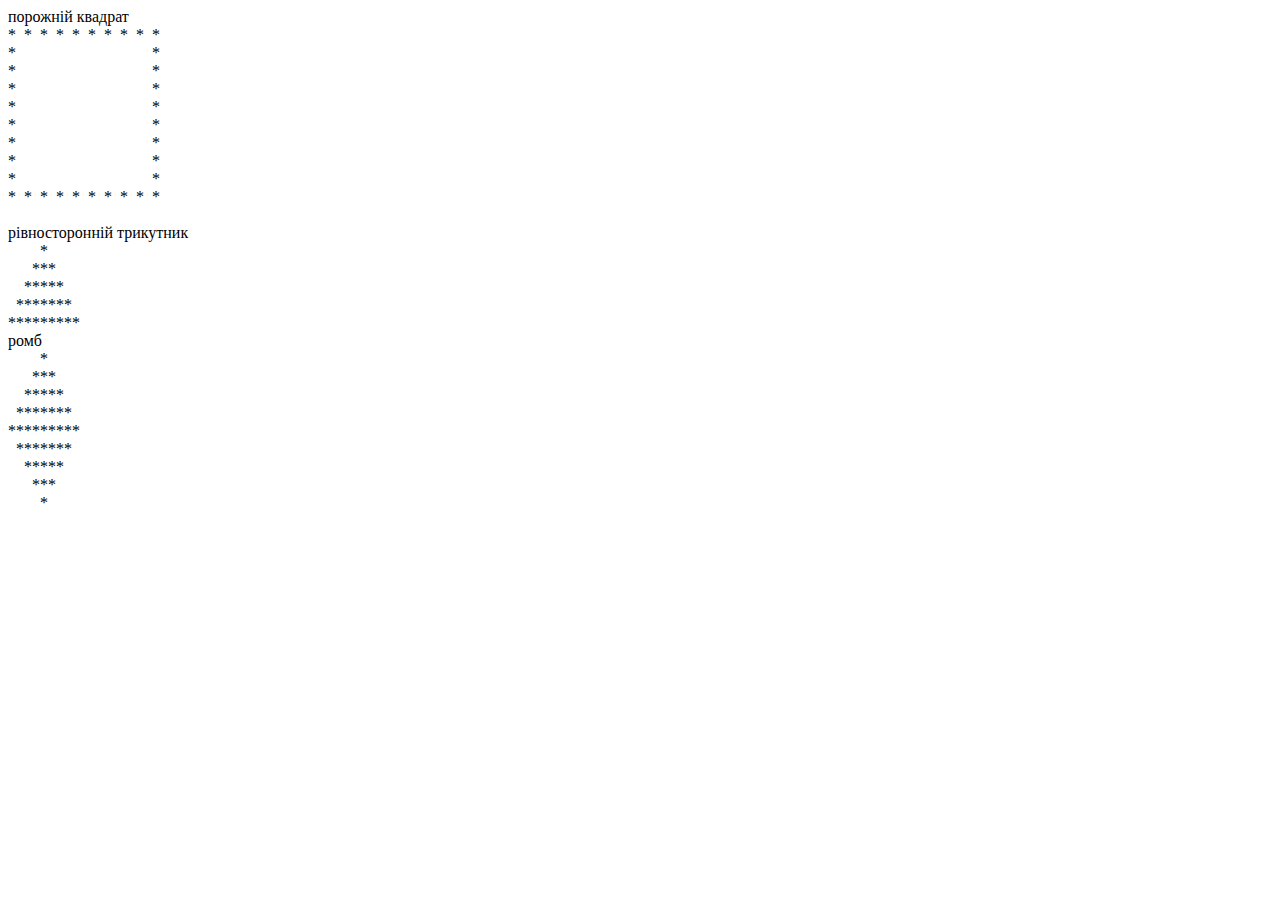
<file: index.html>
<!DOCTYPE html>
<html lang="en">
<head>
    <meta charset="UTF-8">
    <meta name="viewport" content="width=device-width, initial-scale=1.0">
    <title>Geometric shapes</title>
</head>
<body>
    <script>
        document.write("порожній квадрат<br>")
        for(var a = 0; a < 10; a++){
            if(a == 0 || a == 9){
                for(var b = 0; b < 10; b++){
                    document.write("* &nbsp");       
                }
            }
            else{
                document.write("* &nbsp"); 
                for(var c = 0; c < 8; c++){
                    document.write(" &nbsp &nbsp");
                }
                document.write("* &nbsp");
            }
            document.write("<br>");
        }
        document.write("<br>рівносторонній трикутник<br>")
        for (var f = 1; f <= 5; f++) {
            for (var s = 1; s <= 5 - f; s++) {
            document.write("&nbsp;&nbsp;");
            }
            for (var r = 1; r <= 2 * f - 1; r++) {
                document.write("*");
            }
        document.write("<br>");
        }
        document.write("ромб<br>")
        for (var h = 1; h <= 5; h++) {
        for (var s = 1; s <= 5 - h; s++) {
            document.write("&nbsp;&nbsp;");
        }

        for (var r = 1; r <= 2 * h - 1; r++) {
            document.write("*");
        }

        document.write("<br>");
        }
        for (var j = 4; j >= 1; j--) {
            for (var s = 1; s <= 5 - j; s++) {
                document.write("&nbsp;&nbsp;");
            }

            for (var r = 1; r <= 2 * j - 1; r++) {
                document.write("*");
            }

            document.write("<br>");
        }


    </script>

    <scr
</file>
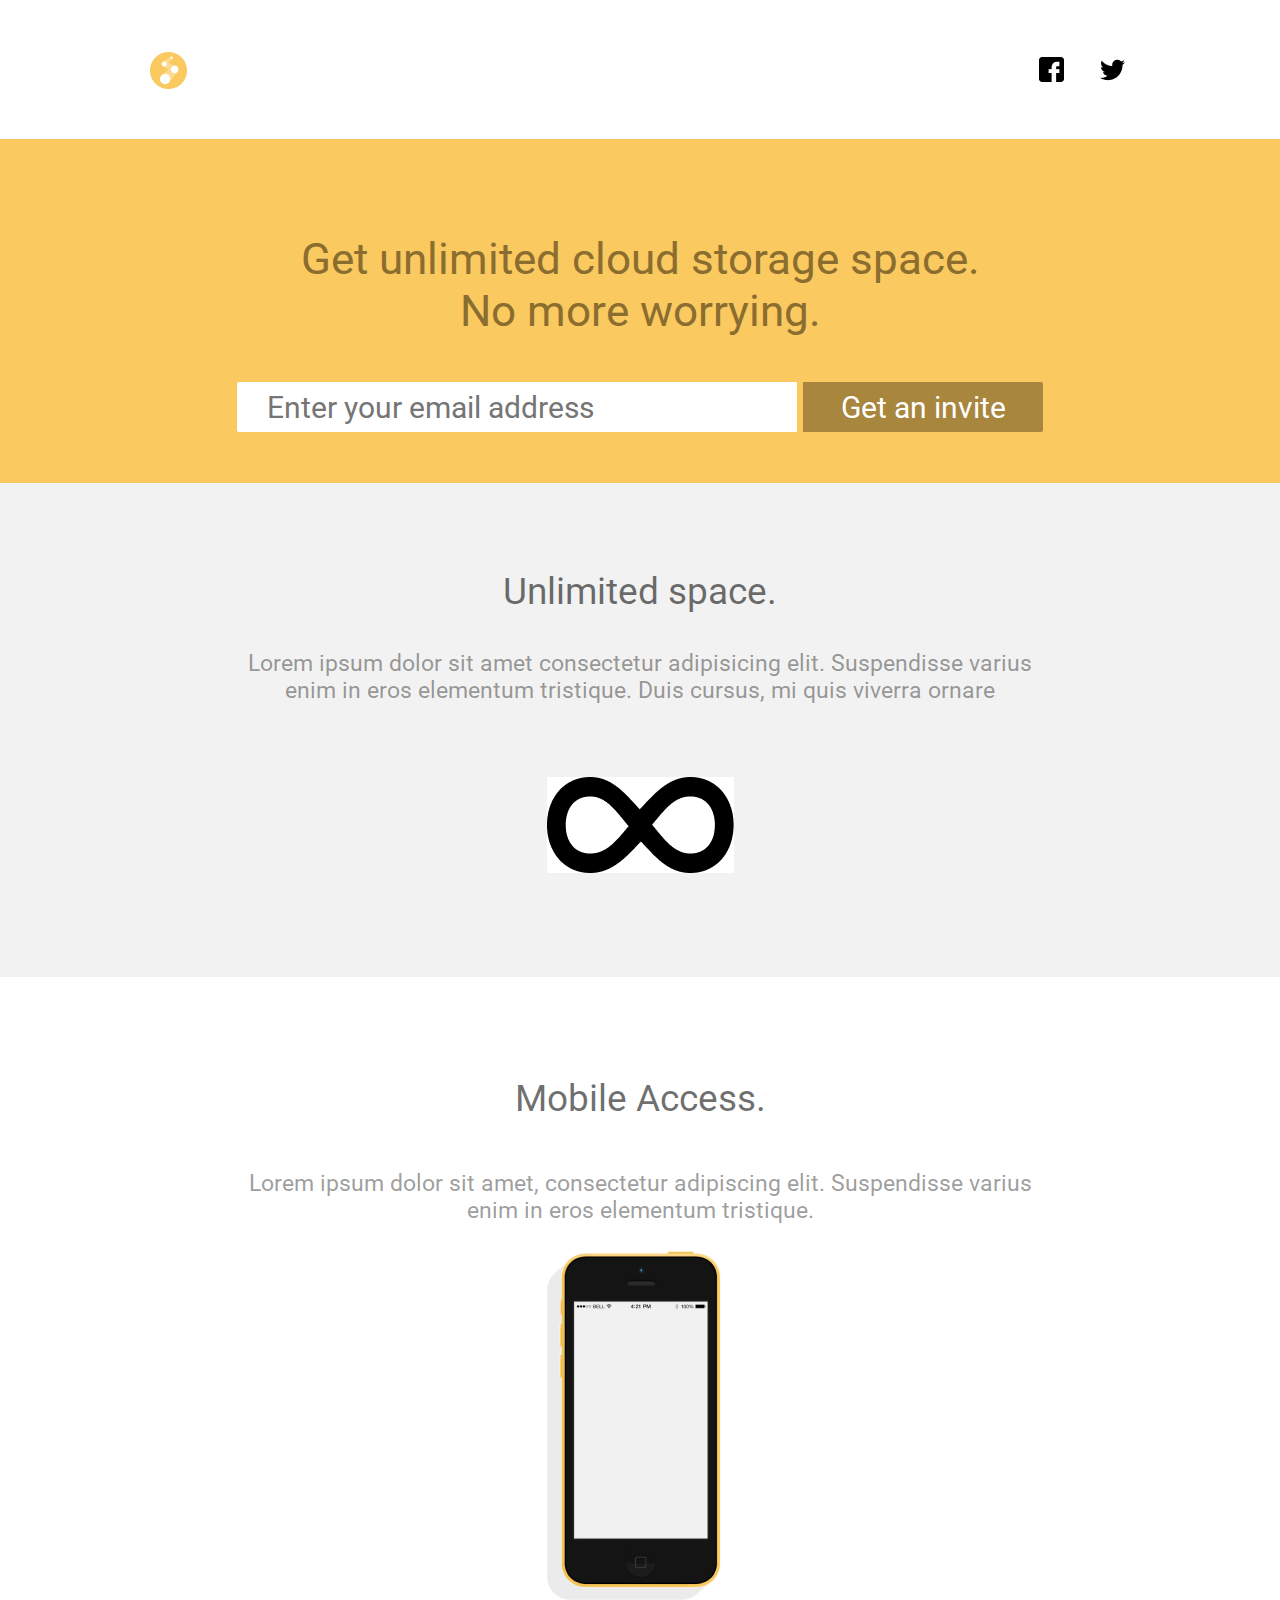
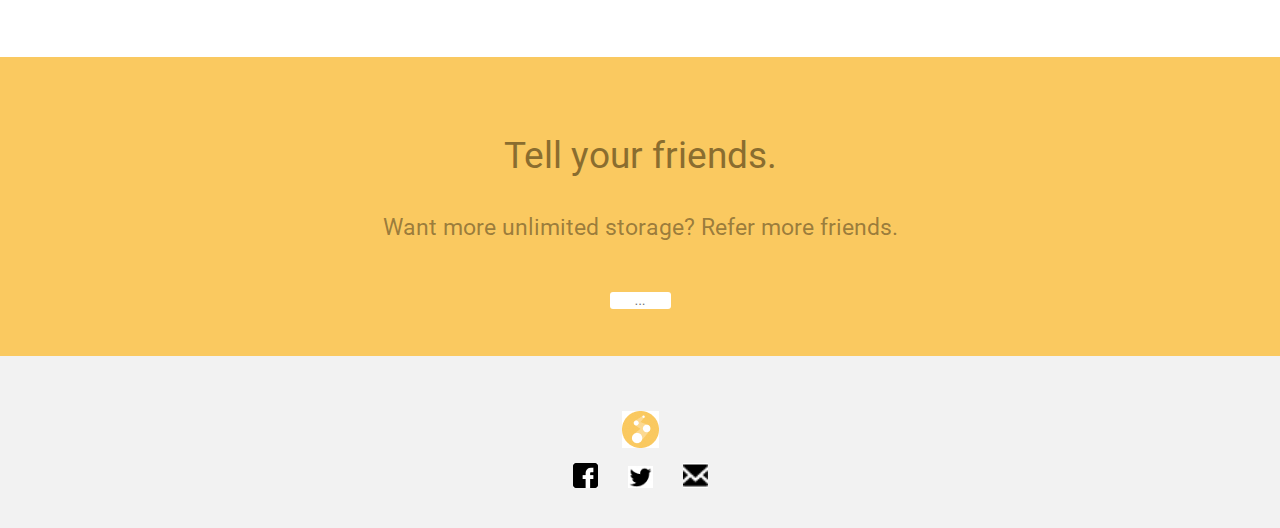
<file: 04/index.html>
<!DOCTYPE html>
<html lang="en">
<head>
    <meta charset="UTF-8">
    <meta name="viewport" content="width=device-width, initial-scale=1.0">
    <title>Document</title>
    <link rel="stylesheet" href="style.css">
    <link rel="preconnect" href="https://fonts.googleapis.com">
<link rel="preconnect" href="https://fonts.gstatic.com" crossorigin>
<link href="https://fonts.googleapis.com/css2?family=Roboto:wght@300&display=swap" rel="stylesheet">
</head>
<body>
        <header class="header1">
            <div class="logo">
                <img src="img/Logo.jpg" alt="Logo">
            </div> 
            <div class="header">
                <a href="#">
                    <img src="img/facebook.jpg" alt="facebook">
                </a>
                <a href="#">
                    <img src="img/twitter.jpg" alt="twitter">
                </a>
            </div>
        </header>
        <section class="info1">
            <div class="text">
                <p>Get unlimited cloud storage space.<br>
                No more worrying.
                </p>
             </div>
            <div class="mail">
                <form action="">
                    <input type="mail" placeholder="Enter your email address">
                    <button>
                    Get an invite
                    </button>
                </form>
            </div>
        </section>
        <section class="info2">
            <p class="text1">Unlimited space.</p>
            <p class="text2">
                Lorem ipsum dolor sit amet consectetur adipisicing elit.
                Suspendisse varius<br> enim in eros elementum tristique. Duis cursus, mi quis viverra ornare
            </p>
            <img src="img/infinity.jpg" alt="infinity1" class="infinity">
        </section>

        <section class="info3">
            <p class="text3">Mobile Access.</p>
            <p class="text4">
                Lorem ipsum dolor sit amet, consectetur adipiscing elit. Suspendisse varius<br> enim in eros elementum tristique.
            </p>
            <img src="img/phone.jpg" alt="phone1" class="phone">
        </section>
        <section class="info4">
            <p class="text5">Tell your friends.</p>
            <p class="text6">Want more unlimited storage? Refer more friends.</p>
            <div class="text">
                <form action="">
                    <input type="text" placeholder="...">
                </form>
            </div>
            
        </section>
        <footer>
            <div class="logo2">
                <img src="img/Logo.jpg" alt="logo">
            </div>
            <div class="footer">
                <a href="#">
                    <img src="img/facebook.jpg" alt="facebook">
                </a>
                <a href="#">
                    <img src="img/twitter.jpg" alt="twitter">
                </a>
                <a href="#">
                    <img src="img/mail.jpg" alt="mail">
                </a>
            </div>
        </footer>
</body>
</html>
</file>
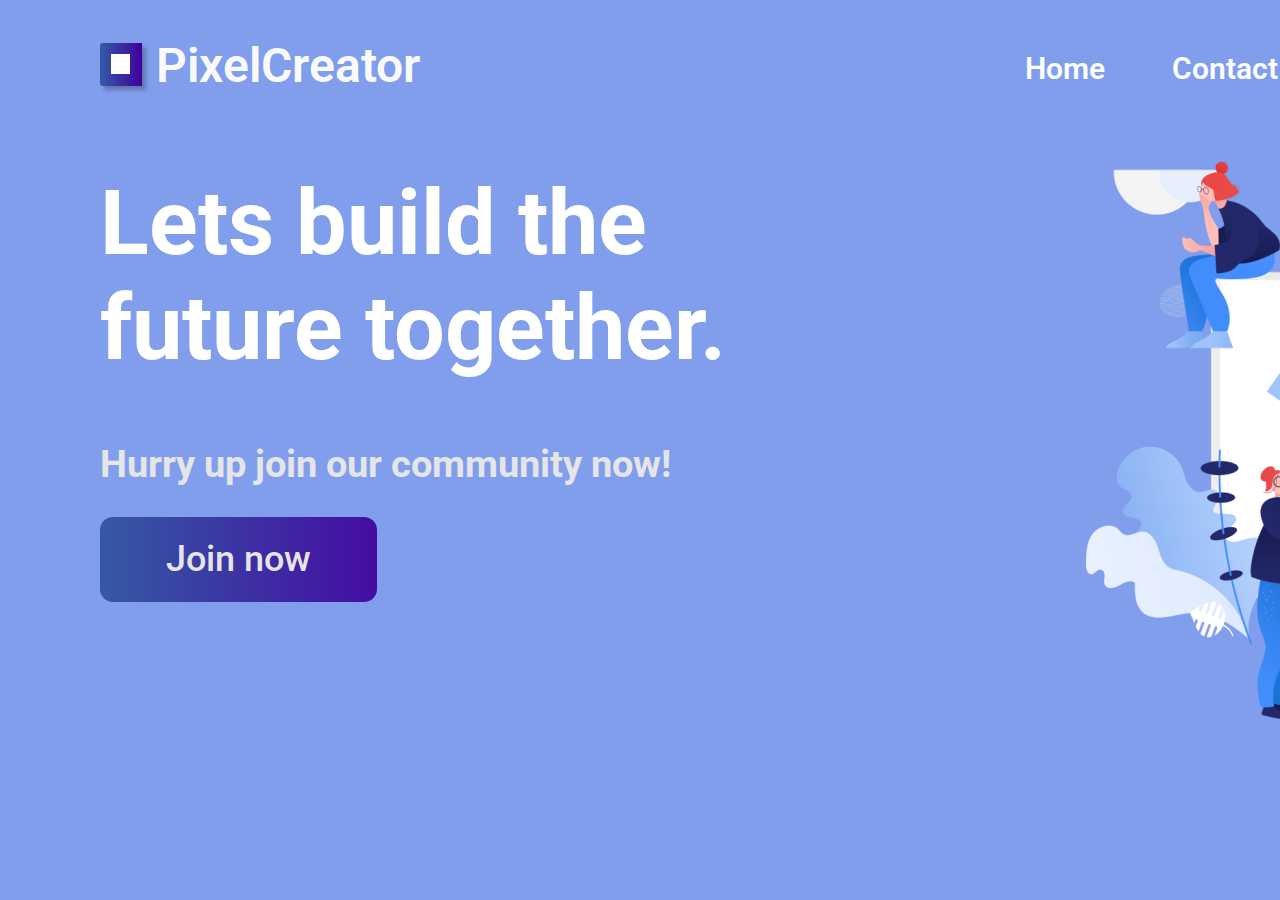
<file: 05.1/index.html>
<!DOCTYPE html>
<html lang="en">
<head>
    <meta charset="UTF-8">
    <meta name="viewport" content="width=device-width, initial-scale=1.0">
    <title>Document</title>
    <link rel="stylesheet" href="style.css">
    <link rel="preconnect" href="https://fonts.googleapis.com">
<link rel="preconnect" href="https://fonts.gstatic.com" crossorigin>
<link href="https://fonts.googleapis.com/css2?family=Roboto:wght@300&display=swap" rel="stylesheet">
</head>
<body>
    <div class="header">
        <div class="logo">
            <div class="logo1"></div>
            <div class="logo2"></div>
            <p class="text1">PixelCreator</p>
        </div>
        <div class="menu">
            <a href="#">Home</a>
            <a href="#">Contact</a>
            <a href="#">Portfolio</a>
            <a href="#">About us</a>
            <button class="button1">SIGN UP</button>
        </div>
    </div>
    <div class="img">
        <img src="img/Working process.png" alt="img1">
    </div>
    <div class="maininfo">
        <div class="text2">
            <h1 class="text3">Lets build the<br>future together.</h1> 
        </div>
        <div class="text4">
            <h2 class="text5">Hurry up join our community now!</h2>
            <button class="button2">Join now</button>
        </div>
    </div>
    
</body>
</file>
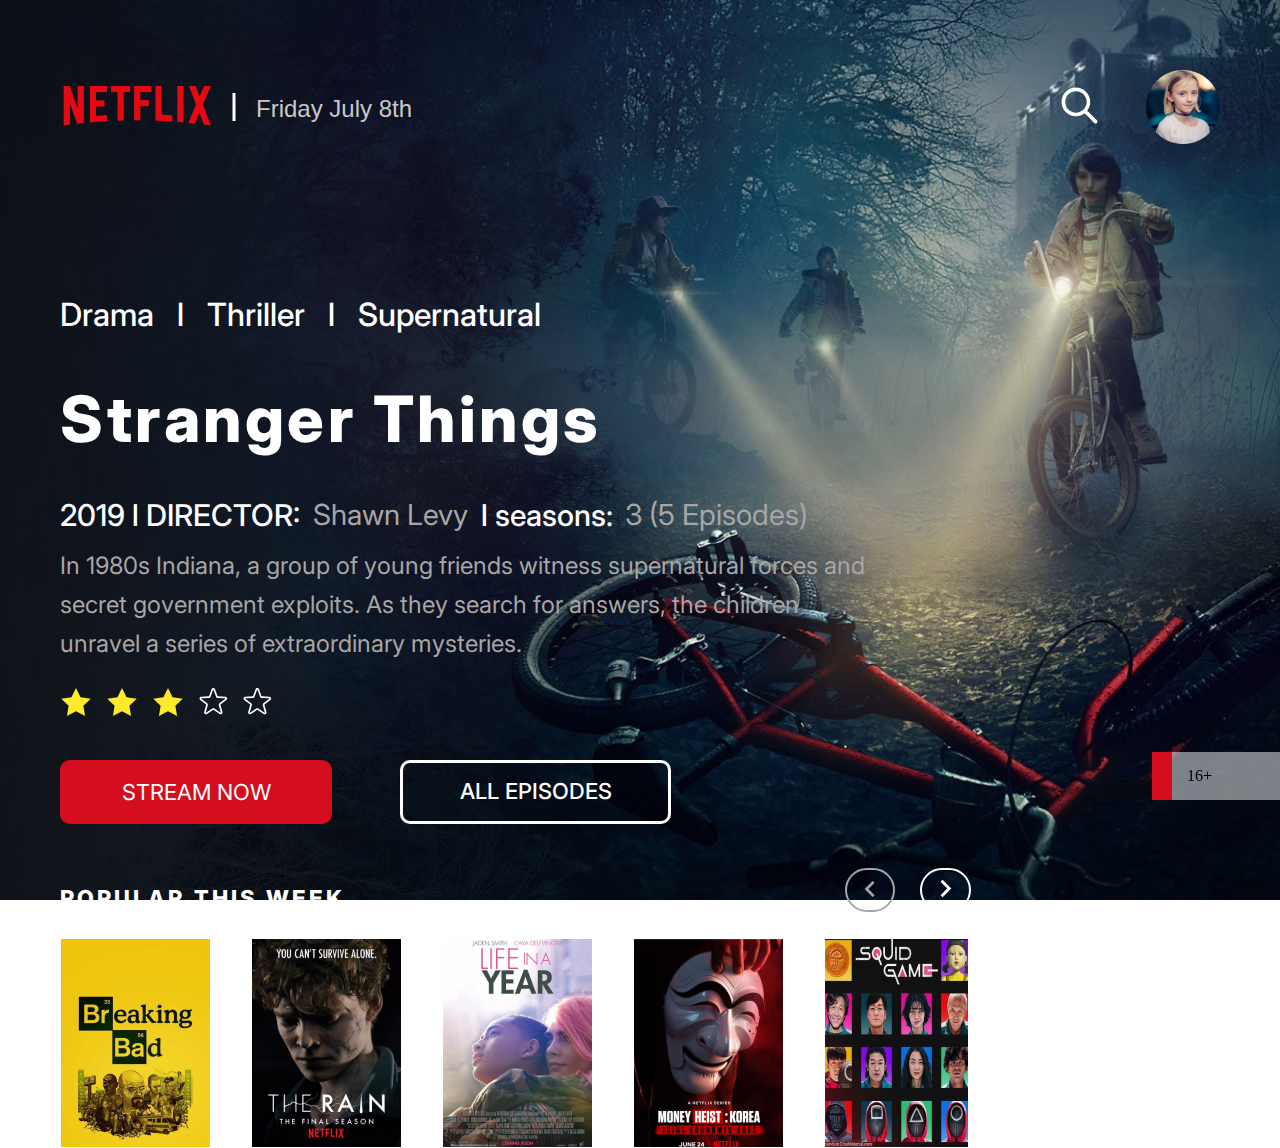
<file: netflix/index.html>
<!DOCTYPE html>
<html lang="en">
<head>
    <meta charset="UTF-8">
    <meta name="viewport" content="width=device-width, initial-scale=1.0">
    <title>Document</title>
    <link rel="stylesheet" href="style.css">
    <link rel="preconnect" href="https://fonts.googleapis.com">
<link rel="preconnect" href="https://fonts.gstatic.com" crossorigin>
<link href="https://fonts.googleapis.com/css2?family=Roboto:wght@300&display=swap" rel="stylesheet">
<link rel="preconnect" href="https://fonts.googleapis.com">
<link rel="preconnect" href="https://fonts.gstatic.com" crossorigin>
<link href="https://fonts.googleapis.com/css2?family=Inter:wght@500&display=swap" rel="stylesheet">
</head>
<body>
    <div class="page">
    <header>
            <div class="header1">
                <div class="left">
                    <div class="netflix">
                        <img src="img/netflix-logo-png-2562 1.png" alt="">
                    </div>
                    <div class="vector1">
                        <svg xmlns="http://www.w3.org/2000/svg" width="4" height="28" viewBox="0 0 4 28" fill="none">
                            <path d="M2 0V28" stroke="white" stroke-width="3"/>
                        </svg>
                    </div>
                    <div class="text1">
                        <p>Friday July 8th</p>
                    </div>
                </div>
                <div class="right">
                    <div class="search">
                        <svg xmlns="http://www.w3.org/2000/svg" width="37" height="37" viewBox="0 0 37 37" fill="none">
                            <path fill-rule="evenodd" clip-rule="evenodd" d="M26.249 23.6941L35.8881 33.3332C36.2269 33.6723 36.4172 34.132 36.417 34.6113C36.4169 35.0906 36.2263 35.5502 35.8872 35.889C35.5482 36.2278 35.0885 36.4181 34.6092 36.4179C34.1298 36.4177 33.6702 36.2272 33.3314 35.8881L23.6923 26.249C20.8107 28.4808 17.1872 29.5311 13.5588 29.1861C9.93043 28.8412 6.56972 27.1269 4.16038 24.3921C1.75104 21.6573 0.474041 18.1073 0.589176 14.4644C0.704311 10.8214 2.20293 7.35918 4.78016 4.78194C7.35739 2.20471 10.8196 0.706096 14.4626 0.590961C18.1055 0.475826 21.6555 1.75282 24.3903 4.16217C27.1252 6.57151 28.8394 9.93222 29.1844 13.5606C29.5293 17.189 28.479 20.8125 26.2472 23.6941H26.249ZM14.9167 25.6667C17.7678 25.6667 20.5021 24.5341 22.5181 22.5181C24.5341 20.5021 25.6667 17.7678 25.6667 14.9167C25.6667 12.0656 24.5341 9.3313 22.5181 7.31528C20.5021 5.29926 17.7678 4.16668 14.9167 4.16668C12.0656 4.16668 9.3313 5.29926 7.31529 7.31528C5.29927 9.3313 4.16668 12.0656 4.16668 14.9167C4.16668 17.7678 5.29927 20.5021 7.31529 22.5181C9.3313 24.5341 12.0656 25.6667 14.9167 25.6667Z" fill="white"/>
                          </svg>
                    </div>
                    <div class="profile">
                        <img src="img/Ellipse 2.png">
                    </div>
                </div>
            </div>
    </header>
    <div class="content1">
        <div class="text2">
            <p>Drama  l  Thriller  l  Supernatural</p>
        </div>
        <div class="film">
            <p>Stranger Things</p>
        </div>
        <div class="info1">
            2019 l
            DIRECTOR:<span class="color">Shawn Levy</span>l seasons: <span class="color">3 (5 Episodes)</span>
        </div>
        <div class="info2">
            In 1980s Indiana, a group of young friends witness supernatural forces 
            and<p>secret government exploits. As they search for answers, the children</p> 
            unravel a series of extraordinary mysteries.
        </div>
        <div class="stars">
            <svg xmlns="http://www.w3.org/2000/svg" width="32" height="32" viewBox="0 0 32 32" fill="none">
                <path d="M16 2L11.45 11.22L1.28003 12.69L8.64003 19.87L6.90003 30L16 25.22L25.1 30L23.36 19.87L30.72 12.7L20.55 11.22L16 2Z" fill="#FFEA2B"/>
              </svg>
              <svg xmlns="http://www.w3.org/2000/svg" width="32" height="32" viewBox="0 0 32 32" fill="none">
                <path d="M16 2L11.45 11.22L1.28003 12.69L8.64003 19.87L6.90003 30L16 25.22L25.1 30L23.36 19.87L30.72 12.7L20.55 11.22L16 2Z" fill="#FFEA2B"/>
              </svg>
              <svg xmlns="http://www.w3.org/2000/svg" width="32" height="32" viewBox="0 0 32 32" fill="none">
                <path d="M16 2L11.45 11.22L1.28003 12.69L8.64003 19.87L6.90003 30L16 25.22L25.1 30L23.36 19.87L30.72 12.7L20.55 11.22L16 2Z" fill="#FFEA2B"/>
              </svg>
              <svg xmlns="http://www.w3.org/2000/svg" width="30" height="30" viewBox="0 0 30 30" fill="none">
                <g clip-path="url(#clip0_7_2)">
                  <path d="M22.6583 28.3333C22.2901 28.333 21.9303 28.2227 21.625 28.0167L15.4083 23.85C15.3777 23.8289 15.3414 23.8175 15.3042 23.8175C15.267 23.8175 15.2306 23.8289 15.2 23.85L8.98334 28.0167C8.67117 28.2251 8.30297 28.3337 7.92765 28.3279C7.55233 28.3221 7.18764 28.2023 6.88201 27.9844C6.57638 27.7665 6.34426 27.4608 6.2165 27.1078C6.08873 26.7549 6.07135 26.3714 6.16667 26.0083L8.20834 18.8083C8.21799 18.7721 8.21682 18.7339 8.20497 18.6983C8.19312 18.6628 8.17112 18.6315 8.14167 18.6083L2.25834 13.9833C1.94862 13.7526 1.71888 13.4307 1.60133 13.0628C1.48377 12.6949 1.48431 12.2995 1.60285 11.9319C1.72139 11.5644 1.952 11.2431 2.26233 11.0132C2.57267 10.7833 2.94718 10.6563 3.33334 10.65L10.8333 10.3667C10.8702 10.3641 10.9056 10.351 10.9351 10.3288C10.9647 10.3066 10.9872 10.2764 11 10.2417L13.5833 3.21666C13.7136 2.86053 13.9501 2.55301 14.2608 2.33574C14.5716 2.11848 14.9416 2.00195 15.3208 2.00195C15.7 2.00195 16.0701 2.11848 16.3808 2.33574C16.6916 2.55301 16.9281 2.86053 17.0583 3.21666L19.6417 10.2417C19.6544 10.2764 19.677 10.3066 19.7065 10.3288C19.7361 10.351 19.7715 10.3641 19.8083 10.3667L27.3083 10.65C27.6945 10.6563 28.069 10.7833 28.3793 11.0132C28.6897 11.2431 28.9203 11.5644 29.0388 11.9319C29.1574 12.2995 29.1579 12.6949 29.0404 13.0628C28.9228 13.4307 28.6931 13.7526 28.3833 13.9833L22.5 18.6083C22.4697 18.6308 22.447 18.662 22.4351 18.6978C22.4231 18.7336 22.4225 18.7722 22.4333 18.8083L24.475 26.0083C24.5467 26.2845 24.5538 26.5735 24.4958 26.8528C24.4378 27.1322 24.3162 27.3944 24.1406 27.6193C23.9649 27.8441 23.7398 28.0254 23.4828 28.1493C23.2257 28.2731 22.9436 28.3361 22.6583 28.3333ZM15.3083 22.15C15.6774 22.1613 16.0345 22.2832 16.3333 22.5L22.55 26.6667C22.5815 26.6906 22.6199 26.7037 22.6595 26.704C22.6991 26.7043 22.7377 26.6918 22.7696 26.6684C22.8014 26.645 22.8249 26.6118 22.8364 26.574C22.8479 26.5361 22.8468 26.4955 22.8333 26.4583L20.7917 19.2583C20.6912 18.9051 20.6986 18.53 20.813 18.181C20.9273 17.8321 21.1433 17.5253 21.4333 17.3L27.3167 12.675C27.3488 12.6525 27.3728 12.6202 27.3852 12.583C27.3976 12.5458 27.3978 12.5056 27.3857 12.4683C27.3735 12.431 27.3498 12.3986 27.3179 12.3758C27.2859 12.353 27.2476 12.341 27.2083 12.3417L19.7083 12.0583C19.3411 12.044 18.9865 11.9206 18.6896 11.704C18.3928 11.4873 18.1672 11.1871 18.0417 10.8417L15.4583 3.81666C15.4467 3.77936 15.4234 3.74676 15.392 3.72361C15.3605 3.70046 15.3224 3.68797 15.2833 3.68797C15.2443 3.68797 15.2062 3.70046 15.1747 3.72361C15.1432 3.74676 15.12 3.77936 15.1083 3.81666L12.55 10.8333C12.4245 11.1787 12.1989 11.4789 11.9021 11.6956C11.6052 11.9123 11.2506 12.0357 10.8833 12.05L3.38334 12.3333C3.34412 12.3327 3.30574 12.3447 3.27383 12.3674C3.24191 12.3902 3.21815 12.4227 3.20603 12.46C3.1939 12.4973 3.19406 12.5375 3.20648 12.5747C3.21889 12.6119 3.24291 12.6441 3.27501 12.6667L9.16667 17.3C9.45579 17.526 9.67117 17.8328 9.78543 18.1815C9.89969 18.5303 9.90767 18.9051 9.80834 19.2583L7.77501 26.4583C7.76287 26.4944 7.76281 26.5334 7.77484 26.5695C7.78687 26.6056 7.81033 26.6368 7.84167 26.6583C7.87186 26.6842 7.91028 26.6983 7.95001 26.6983C7.98973 26.6983 8.02815 26.6842 8.05834 26.6583L14.275 22.4917C14.5788 22.2901 14.9354 22.1829 15.3 22.1833L15.3083 22.15Z" fill="white"/>
                </g>
                <defs>
                  <clipPath id="clip0_7_2">
                    <rect width="30" height="30" fill="white"/>
                  </clipPath>
                </defs>
              </svg>
              <svg xmlns="http://www.w3.org/2000/svg" width="30" height="30" viewBox="0 0 30 30" fill="none">
                <g clip-path="url(#clip0_7_2)">
                  <path d="M22.6583 28.3333C22.2901 28.333 21.9303 28.2227 21.625 28.0167L15.4083 23.85C15.3777 23.8289 15.3414 23.8175 15.3042 23.8175C15.267 23.8175 15.2306 23.8289 15.2 23.85L8.98334 28.0167C8.67117 28.2251 8.30297 28.3337 7.92765 28.3279C7.55233 28.3221 7.18764 28.2023 6.88201 27.9844C6.57638 27.7665 6.34426 27.4608 6.2165 27.1078C6.08873 26.7549 6.07135 26.3714 6.16667 26.0083L8.20834 18.8083C8.21799 18.7721 8.21682 18.7339 8.20497 18.6983C8.19312 18.6628 8.17112 18.6315 8.14167 18.6083L2.25834 13.9833C1.94862 13.7526 1.71888 13.4307 1.60133 13.0628C1.48377 12.6949 1.48431 12.2995 1.60285 11.9319C1.72139 11.5644 1.952 11.2431 2.26233 11.0132C2.57267 10.7833 2.94718 10.6563 3.33334 10.65L10.8333 10.3667C10.8702 10.3641 10.9056 10.351 10.9351 10.3288C10.9647 10.3066 10.9872 10.2764 11 10.2417L13.5833 3.21666C13.7136 2.86053 13.9501 2.55301 14.2608 2.33574C14.5716 2.11848 14.9416 2.00195 15.3208 2.00195C15.7 2.00195 16.0701 2.11848 16.3808 2.33574C16.6916 2.55301 16.9281 2.86053 17.0583 3.21666L19.6417 10.2417C19.6544 10.2764 19.677 10.3066 19.7065 10.3288C19.7361 10.351 19.7715 10.3641 19.8083 10.3667L27.3083 10.65C27.6945 10.6563 28.069 10.7833 28.3793 11.0132C28.6897 11.2431 28.9203 11.5644 29.0388 11.9319C29.1574 12.2995 29.1579 12.6949 29.0404 13.0628C28.9228 13.4307 28.6931 13.7526 28.3833 13.9833L22.5 18.6083C22.4697 18.6308 22.447 18.662 22.4351 18.6978C22.4231 18.7336 22.4225 18.7722 22.4333 18.8083L24.475 26.0083C24.5467 26.2845 24.5538 26.5735 24.4958 26.8528C24.4378 27.1322 24.3162 27.3944 24.1406 27.6193C23.9649 27.8441 23.7398 28.0254 23.4828 28.1493C23.2257 28.2731 22.9436 28.3361 22.6583 28.3333ZM15.3083 22.15C15.6774 22.1613 16.0345 22.2832 16.3333 22.5L22.55 26.6667C22.5815 26.6906 22.6199 26.7037 22.6595 26.704C22.6991 26.7043 22.7377 26.6918 22.7696 26.6684C22.8014 26.645 22.8249 26.6118 22.8364 26.574C22.8479 26.5361 22.8468 26.4955 22.8333 26.4583L20.7917 19.2583C20.6912 18.9051 20.6986 18.53 20.813 18.181C20.9273 17.8321 21.1433 17.5253 21.4333 17.3L27.3167 12.675C27.3488 12.6525 27.3728 12.6202 27.3852 12.583C27.3976 12.5458 27.3978 12.5056 27.3857 12.4683C27.3735 12.431 27.3498 12.3986 27.3179 12.3758C27.2859 12.353 27.2476 12.341 27.2083 12.3417L19.7083 12.0583C19.3411 12.044 18.9865 11.9206 18.6896 11.704C18.3928 11.4873 18.1672 11.1871 18.0417 10.8417L15.4583 3.81666C15.4467 3.77936 15.4234 3.74676 15.392 3.72361C15.3605 3.70046 15.3224 3.68797 15.2833 3.68797C15.2443 3.68797 15.2062 3.70046 15.1747 3.72361C15.1432 3.74676 15.12 3.77936 15.1083 3.81666L12.55 10.8333C12.4245 11.1787 12.1989 11.4789 11.9021 11.6956C11.6052 11.9123 11.2506 12.0357 10.8833 12.05L3.38334 12.3333C3.34412 12.3327 3.30574 12.3447 3.27383 12.3674C3.24191 12.3902 3.21815 12.4227 3.20603 12.46C3.1939 12.4973 3.19406 12.5375 3.20648 12.5747C3.21889 12.6119 3.24291 12.6441 3.27501 12.6667L9.16667 17.3C9.45579 17.526 9.67117 17.8328 9.78543 18.1815C9.89969 18.5303 9.90767 18.9051 9.80834 19.2583L7.77501 26.4583C7.76287 26.4944 7.76281 26.5334 7.77484 26.5695C7.78687 26.6056 7.81033 26.6368 7.84167 26.6583C7.87186 26.6842 7.91028 26.6983 7.95001 26.6983C7.98973 26.6983 8.02815 26.6842 8.05834 26.6583L14.275 22.4917C14.5788 22.2901 14.9354 22.1829 15.3 22.1833L15.3083 22.15Z" fill="white"/>
                </g>
                <defs>
                  <clipPath id="clip0_7_2">
                    <rect width="30" height="30" fill="white"/>
                  </clipPath>
                </defs>
              </svg>
        </div>
        <div class="buttons">
           <button class="watch">
            STREAM NOW
           </button>
           <button class="episodes">ALL EPISODES</button>
        </div>
        <div class="popularmovie">
          <h1 class="texth">POPULAR THIS WEEK</h1>
          <div class="nextbt">
            <button class="left1"><svg xmlns="http://www.w3.org/2000/svg" width="34" height="34" viewBox="0 0 34 34" fill="none">
              <path d="M19.6916 25.075L21.5892 23.1774L15.4253 17L21.5892 10.8226L19.6916 8.925L11.6166 17L19.6916 25.075Z" fill="#A7A6A6"/>
            </svg></button>
            <button class="right1"><svg xmlns="http://www.w3.org/2000/svg" width="35" height="35" viewBox="0 0 35 35" fill="none">
              <path d="M14.5959 8.7875L12.5485 10.8349L19.199 17.5L12.5485 24.1651L14.5959 26.2125L23.3084 17.5L14.5959 8.7875Z" fill="white"/>
            </svg></button>
          </div>
          <div class="movies">
            <img src="img/Rectangle 6.png" alt="">
            <img src="img/Rectangle 7.png" alt="">
            <img src="img/Rectangle 8.png" alt="">
            <img src="img/Rectangle 9.png" alt="">
            <img src="img/Rectangle 11.png" alt="">
          </div>
        </div>
    </div>
      <div class="age">
        16+
      </div>
    </div>
</body>
</file>
<file: 04/style.css>
*{
    box-sizing: border-box;
}
body{
    margin: 0;
}
.logo{
    display: inline-block;
    width: 500px;
    text-align: left;
    vertical-align: bottom;
}
.logo img{
    width:37px;
    height:auto;
    margin: 10px;
}
.header{
    display: inline-block;
    width: 500px;
    text-align: right;
    vertical-align: bottom;
}
.header a{
    display: inline-block;
    width: 25px;
    height: auto;
    margin: 17px;
    text-align: right;
}
.logo2{
    vertical-align: bottom;
    padding: 15px 0px;
} 
.logo2 img{
    width: 37px;
    height:auto;
    text-align: center;
}
.footer{
    display: inline-block;
    width: 500px;
    text-align: center;
    vertical-align: bottom;
}
.footer a{
    display: inline-block;
    margin: 0px 15px;
    height: auto;
}
.footer a img{
    width: 25px;
}
.header1{
    text-align: center;
    padding: 40px 0px;
    font-size: 0px;
}
.info1{
    background-color: #FAC960;
    text-align: center;
    padding: 50px 0px;
}
.text{
    color: #8A6D2F;
    font-size: 44px;
    font-family: 'Roboto', sans-serif;
}
.mail form input {
    color: #999;
    border: 0px;
    border-radius: 2px 0px 0px 2px;
    height: 50px;
    width: 560px;
    font-size: 30px;
    font-family: 'Roboto', sans-serif;
    padding-left: 30px;
    margin: 1px;
}
button{
    color: #FFF;
    background-color: #A8863D;
    border-radius: 0px 2px 2px 0px;
    border: 0px;
    height: 50px;
    width: 240px;
    font-size: 30px;
    font-family: 'Roboto', sans-serif;
    margin: 1px;
}
.text1{
    color: #0000008F;
    font-size: 37px;
    font-family:'Roboto', sans-serif;
}
.info2{
    background-color: #F2F2F2;
    text-align: center;
    padding: 50px 0px;
    font-family: 'Roboto', sans-serif;
}
.text2{
    font-size: 23px;
    color: #00000066;
    font-family: 'Roboto', sans-serif;
}
.text3{
    font-size: 37px;
    color: #0000008F;
    width: 253px;
    margin: 50px auto;
}
.text4{
    font-size: 23px;
    color: #00000066;
    font-family: 'Roboto', sans-serif;
}

.infinity{
    margin: 50px;
    width: 187px;
    height: auto;
}
.info3{
    background-color: #FFF;
    text-align: center;
    padding: 50px 0px;
    font-family: 'Roboto', sans-serif;
}
.info4{
    background-color: #FAC960;
    text-align: center;
    padding: 40px 0px;
    
}
.text5{
color: #8A6D2F;
font-size: 37px;
font-family: 'Roboto', sans-serif;
}
.text6{
    color: #00000066;
    font-size: 23px;
    font-family: 'Roboto', sans-serif;
}

.text form input{
    height: auto;
    width: 61px;
    border-radius: 3px;
    border: 0px;
    text-align: center;
}
footer{
    text-align: center;
    background-color: #F2F2F2;
    padding: 40px;
    font-size: 0px;
}
</file>
<file: 05.1/style.css>
*{
    box-sizing: border-box;
}
body{
    margin: 0px;
    background-color: #1C52DD8F;
    font-family: Roboto
}
.header{
    display: inline-block;
}
.logo{
    width: 319px;
    height: 56px;
    flex-shrink: 0;
}
.logo1{
    display: inline-block;
    position: relative;
    width: 42px;
    height: 43px;
    flex-shrink: 0;
    border-radius: 3px 0px 0px 3px;
    background: linear-gradient(90deg, #345AA4 0%, #3F009C 100%);
    box-shadow: 4px 4px 4px 0px rgba(0, 0, 0, 0.25);
    right: -100px;
    top: 43px;
}
.logo2{
    display: inline-block;
    position: relative;
    width: 19px;
    height: 20px;
    flex-shrink: 0;
    background: #FFF;
    top: 31px;
    left: 65px;
}
.text1{
    line-height: normal;
    position: relative;
    right: -156px;
    top: -58px;
    color: #FAFAFA;
    font-size: 48px;
    font-style: normal;
    font-weight: 600;
    line-height: normal;
    }
.menu{
    position: relative;
    top: -16px;
    left: 1025px;
    color: #EBEBEB;
    font-size: 30px;
    font-style: normal;
    font-weight: 500;
    line-height: normal;
    }
a{
    color: #FFF;
    font-family: Roboto;
    font-size: 30px;
    font-style: normal;
    font-weight: 600;
    line-height: normal;
    text-decoration: none;
    padding-right: 60px;
    }
.button1{
    color: #E5E5E5;
    font-family: Roboto;
    font-size: 24px;
    font-style: normal;
    font-weight: 500;
    line-height: normal;
    border-radius: 13px;
    background: linear-gradient(90deg, #345AA4 0%, rgba(63, 0, 156, 0.00) 100%);
    width: 164px;
    height: 61px;
    flex-shrink: 0;
    border: 0px;
    }
.text2{
    color: #FFF;
    font-family: Roboto;
    font-style: normal;
    font-weight: 600;
    line-height: normal;
    font-size: 45px;
    }
.text4{
    position: relative;
    color: #E5E5E5;
    font-family: Roboto;
    font-size: 25px;
    font-style: normal;
    font-weight: 500;
    line-height: normal;
    }

.img{
    position: relative;
    width: 833px;
    height: 664px;
    flex-shrink: 0;
    left: 1056px;
    top: -2px

}
.maininfo{
    right: -100px;
    position: relative;
    margin-top: -670px;
}

.button2{
    border-radius: 13px;
    background: linear-gradient(90deg, #345AA4 0%, rgba(63, 0, 156, 0.92) 100%);
    width: 277px;
    height: 85px;
    flex-shrink: 0; 
    border: 0px;
    color: #E5E5E5;
    font-family: Roboto;
    font-size: 36px;
    font-style: normal;
    font-weight: 500;
    line-height: normal;
}
</file>
<file: netflix/style.css>
*{
    box-sizing: border-box;
}
body{
    margin: 0px;
}
.page{
    background-image: url(img/Rectangle\ 1.png);
    background-repeat: no-repeat;
    background-size: cover;
    background-attachment: fixed;
    background-position: center center;
    margin: auto;
    line-height: normal;
    min-height: 100vh;
    padding: 70px 60px;
}
.header1{
    display: flex;
    width: 100%;
    align-items: center;
    justify-content: space-between;
}
.left{
    display: flex;
    width: 50%;
    align-items: center;
}
.netflix{
    margin-right: 16px;
}
.text1{
    color: #C8C8C8;
    font-size: 24px;
    padding-left: 20px;
    font-family: "Kyiv Type Titling", sans-serif;
    font-family: Kyiv*Type Titling;
    font-style: normal;
    font-weight: 500;
    line-height: normal;
}
.right{
    display: flex;
    width: 15%;
    align-items: center;
    justify-content: flex-end;
    gap: 48px;
}
.search{
    text-align: center;
    color: white;
    text-decoration: none;
    font-size: 30px;
}
.profile{
}
.content1{
    margin-top: 115px;
}
.text2{
    display: flex;
    color: #FFF;
    font-family: 'Inter', sans-serif;
    font-size: 32px;
    font-style: normal;
    font-weight: 500;
    line-height: normal;
    word-spacing: 15px;
}
.film{
    font-family: 'Inter', sans-serif;
    color: #FFF;
    font-size: 64px;
    font-style: normal;
    font-weight: 800;
    line-height: normal;
    letter-spacing: 3.52px;
    margin: -50px 0px;
}
.info1{
    font-family: 'Inter', sans-serif;
    display: flex;
    gap: 1vw;
    font-size: 28px;
    min-width: 100%;
    color: #FFF;
    font-size: 30px;
    font-style: normal;
    font-weight: 500;
    line-height: normal;
    margin: 90px 0px;
}
.info2{
    color: #A7A6A6;
    font-family: 'Inter', sans-serif;
    font-size: 24px;
    font-style: normal;
    font-weight: 400;
    line-height: 15px;  
    margin: -65px 0px;
}
.color{
    color: #A7A6A6;
    font-family: Inter;
    font-size: 29px;
    font-style: normal;
    font-weight: 400;
    line-height: normal;
}
.stars{
    display: flex;
    gap: 14px;
    margin: 100px 0px;
}
.buttons{
    display: flex
}
.watch{
    position: absolute;
    width: 272px;
    height: 64px;
    flex-shrink: 0;
    border-radius: 10px;
    background: #D40D1F;
    border: none;
    color: #FFF;
    font-family: 'Inter', sans-serif;
    font-size: 22px;
    font-style: normal;
    text-align: center;
    top: 760px;
}
.episodes{
    position: absolute;
    width: 271px;
    height: 64px;
    flex-shrink: 0;
    border-radius: 10px;
    border: 3px solid #FFF;
    background-color: transparent;
    color: #FFF;
    font-family: 'Inter', sans-serif; 
    font-size: 22px;
    font-style: normal;
    font-weight: 500;
    line-height: 141.523%; /* 31.135px */
    margin-left: 340px;
    top: 760px;
}
.texth{
    width: 342px;
    height: 26px;
    flex-shrink: 0;
    color: #FFF;
    font-family: 'Inter', sans-serif; 
    font-size: 22px;
    font-style: normal;
    font-weight: 800;
    line-height: 144.523%; /* 31.795px */
    letter-spacing: 2.97px;
}
.popularmovie{
    display: flex;
    position: relative;
    margin-top: 50px;
}
.left1{
    border: 2px solid #A7A6A6;
    background-color: transparent;
    border-radius: 200px;   
}
.right1{
    border: 2px solid #FFF;
    background-color: transparent;
    border-radius: 200px; 
}
.nextbt{
    display: flex;
    position: absolute;
    left: 785px;
}
.nextbt button{
    margin-right: 25px;
}
.movies{
    position: absolute;
    display: flex;
    margin-top: 70px;
}
.movies img{
    margin-right: 40px;
}
.age{
    background: rgba(255, 255, 255, 0.49);
    position: fixed;
    bottom: 100px;
    right: 0px;
    width: 10%;
    padding: 15px 15px;
    border-left: 20px solid #D40D1F;
}
</file>
